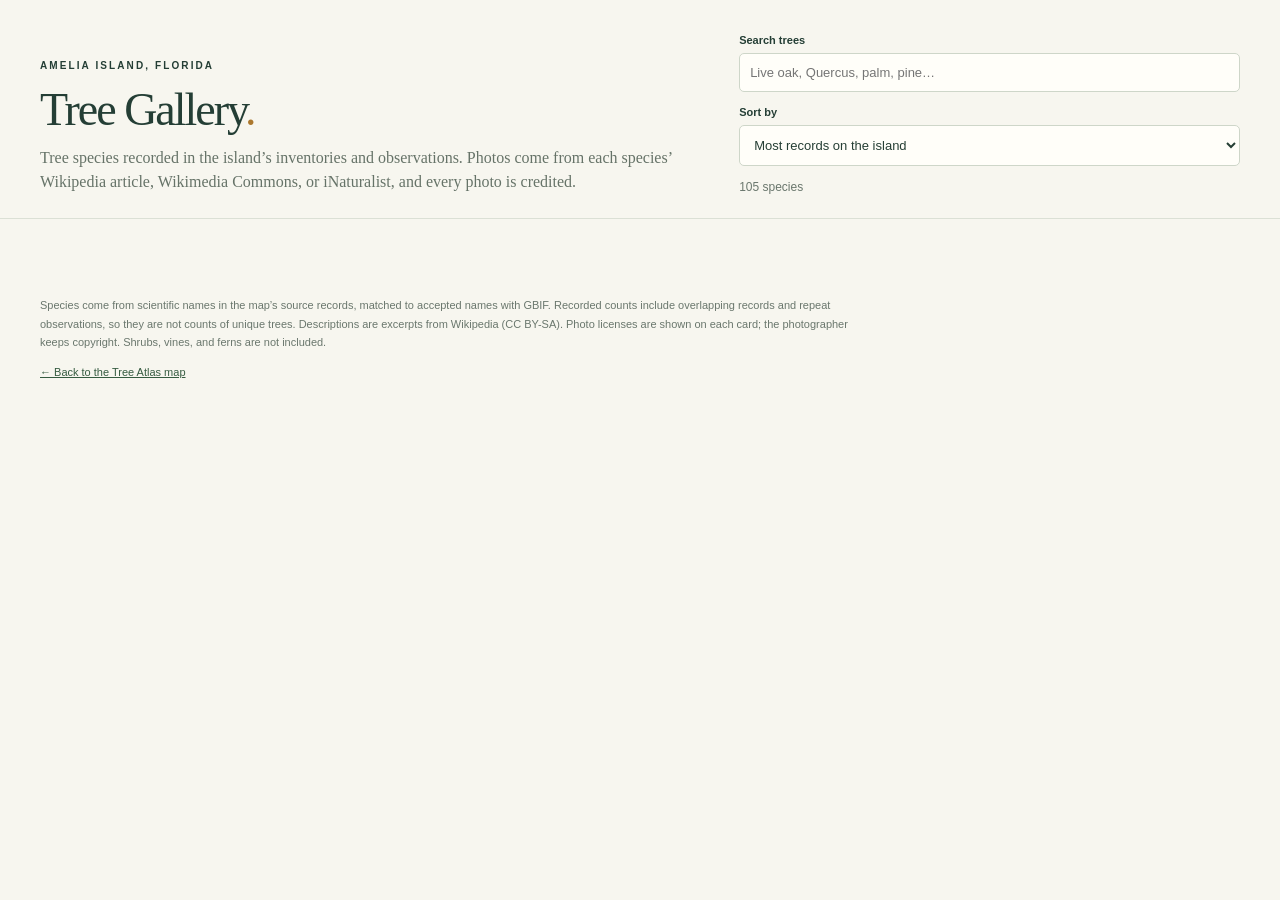
<file: gallery.html>
<!doctype html>
<html lang="en">
<head>
  <meta charset="utf-8">
  <meta name="viewport" content="width=device-width,initial-scale=1">
  <meta name="theme-color" content="#193c32">
  <title>Amelia Island · Tree Gallery</title>
  <meta name="description" content="Tree species recorded on Amelia Island, with credited photos from Wikipedia, Wikimedia Commons, and iNaturalist.">
  <link rel="stylesheet" href="gallery.css?v=2">
  <script defer src="gallery.js?v=2"></script>
</head>
<body>
  <header class="top">
    <div>
      <span class="eyebrow">AMELIA ISLAND, FLORIDA</span>
      <h1>Tree Gallery<span>.</span></h1>
      <p>Tree species recorded in the island’s inventories and observations. Photos come from each species’ Wikipedia article, Wikimedia Commons, or iNaturalist, and every photo is credited.</p>
    </div>
    <div class="controls">
      <label for="search">Search trees</label>
      <input id="search" type="search" placeholder="Live oak, Quercus, palm, pine…" autocomplete="off">
      <label for="sort">Sort by</label>
      <select id="sort"><option value="records">Most records on the island</option><option value="common">Common name A–Z</option><option value="scientific">Scientific name A–Z</option></select>
      <p id="count" role="status" aria-live="polite">Loading trees…</p>
    </div>
  </header>
  <main id="grid" class="grid" aria-label="Tree species"></main>
  <footer>
    <p>Species come from scientific names in the map’s source records, matched to accepted names with GBIF. Recorded counts include overlapping records and repeat observations, so they are not counts of unique trees. Descriptions are excerpts from Wikipedia (CC BY-SA). Photo licenses are shown on each card; the photographer keeps copyright. Shrubs, vines, and ferns are not included.</p>
    <a href="index.html">← Back to the Tree Atlas map</a>
  </footer>
</body>
</html>
</file>
<file: gallery.css>
*{box-sizing:border-box}
html,body{margin:0;font-family:Arial,Helvetica,sans-serif;color:#243e35;background:#f7f6ef}
a{color:#355b40}
button{cursor:pointer;font:12px Arial;border-radius:5px;border:1px solid #b7c4b4;padding:7px 12px;background:#fffef9;color:#304a3e}
button:hover{background:#e9eee2}
:focus-visible{outline:3px solid #c28b32;outline-offset:2px}
.top{display:grid;grid-template-columns:minmax(0,1.3fr) minmax(260px,1fr);gap:28px 48px;padding:34px 40px 24px;border-bottom:1px solid #dbe0d5;align-items:end}
.eyebrow{font-size:10px;letter-spacing:2.1px;font-weight:700}
h1{font-family:Georgia,serif;font-size:46px;font-weight:400;letter-spacing:-2px;margin:10px 0}
h1 span{color:#ac782e}
.top p{font-family:Georgia,serif;font-size:16px;line-height:1.5;color:#667368;margin:0;max-width:640px}
.controls label{display:block;font-size:11px;font-weight:700;margin:0 0 7px}
.controls input,.controls select{font:13px Arial;width:100%;padding:11px 10px;border:1px solid #ced6c9;background:#fffef9;color:#263f35;border-radius:5px;margin-bottom:14px}
.controls #count{font:12px Arial;color:#6a776d}
.grid{display:grid;grid-template-columns:repeat(auto-fill,minmax(270px,1fr));gap:22px;padding:28px 40px}
.card{background:#fffef9;border:1px solid #dfe4d8;border-radius:8px;overflow:hidden;display:flex;flex-direction:column;box-shadow:0 2px 10px #263f350d}
.card figure{margin:0;position:relative}
.photo{display:block;width:100%;aspect-ratio:4/3;padding:0;border:0;border-radius:0;background:#e5e9df;cursor:zoom-in;overflow:hidden}
.photo:hover{background:#e5e9df}
.photo img{display:block;width:100%;height:100%;object-fit:cover;transition:transform .3s}
.photo:hover img{transform:scale(1.03)}
.photo-nav{position:absolute;top:10px;right:10px;display:flex;align-items:center;gap:6px;background:#fffef9e8;border-radius:16px;padding:3px 4px;font-size:11px;box-shadow:0 1px 5px #0002}
.photo-nav button{border:0;border-radius:12px;padding:3px 9px;font-size:14px;font-weight:700;background:transparent}
p.credit{font-size:10px;line-height:1.5;color:#738075;margin:0 0 10px}
p.credit em{display:block;color:#56665a}
.card-body{padding:8px 14px 14px;display:flex;flex-direction:column;flex:1}
.card h2{font:22px Georgia,serif;margin:4px 0 2px}
.scientific{font-style:italic;color:#768271;margin:0 0 8px;font-size:13px}
.description{font-size:12px;line-height:1.55;color:#4d5f52;margin:0 0 10px;display:-webkit-box;-webkit-line-clamp:4;-webkit-box-orient:vertical;overflow:hidden}
.records{font-size:11px;color:#6a776d;margin:auto 0 10px;line-height:1.5}
.records strong{color:#304a3e}
.actions{display:flex;flex-wrap:wrap;align-items:center;gap:8px 14px;font-size:12px}
.empty{grid-column:1/-1;color:#6a776d}
footer{padding:10px 40px 34px;font-size:11px;line-height:1.7;color:#6a776d;max-width:900px}
@media(max-width:760px){.top{grid-template-columns:1fr;padding:20px 16px 16px;gap:14px}h1{font-size:34px}.grid{padding:16px;gap:16px;grid-template-columns:1fr}footer{padding:6px 16px 24px}}
</file>
